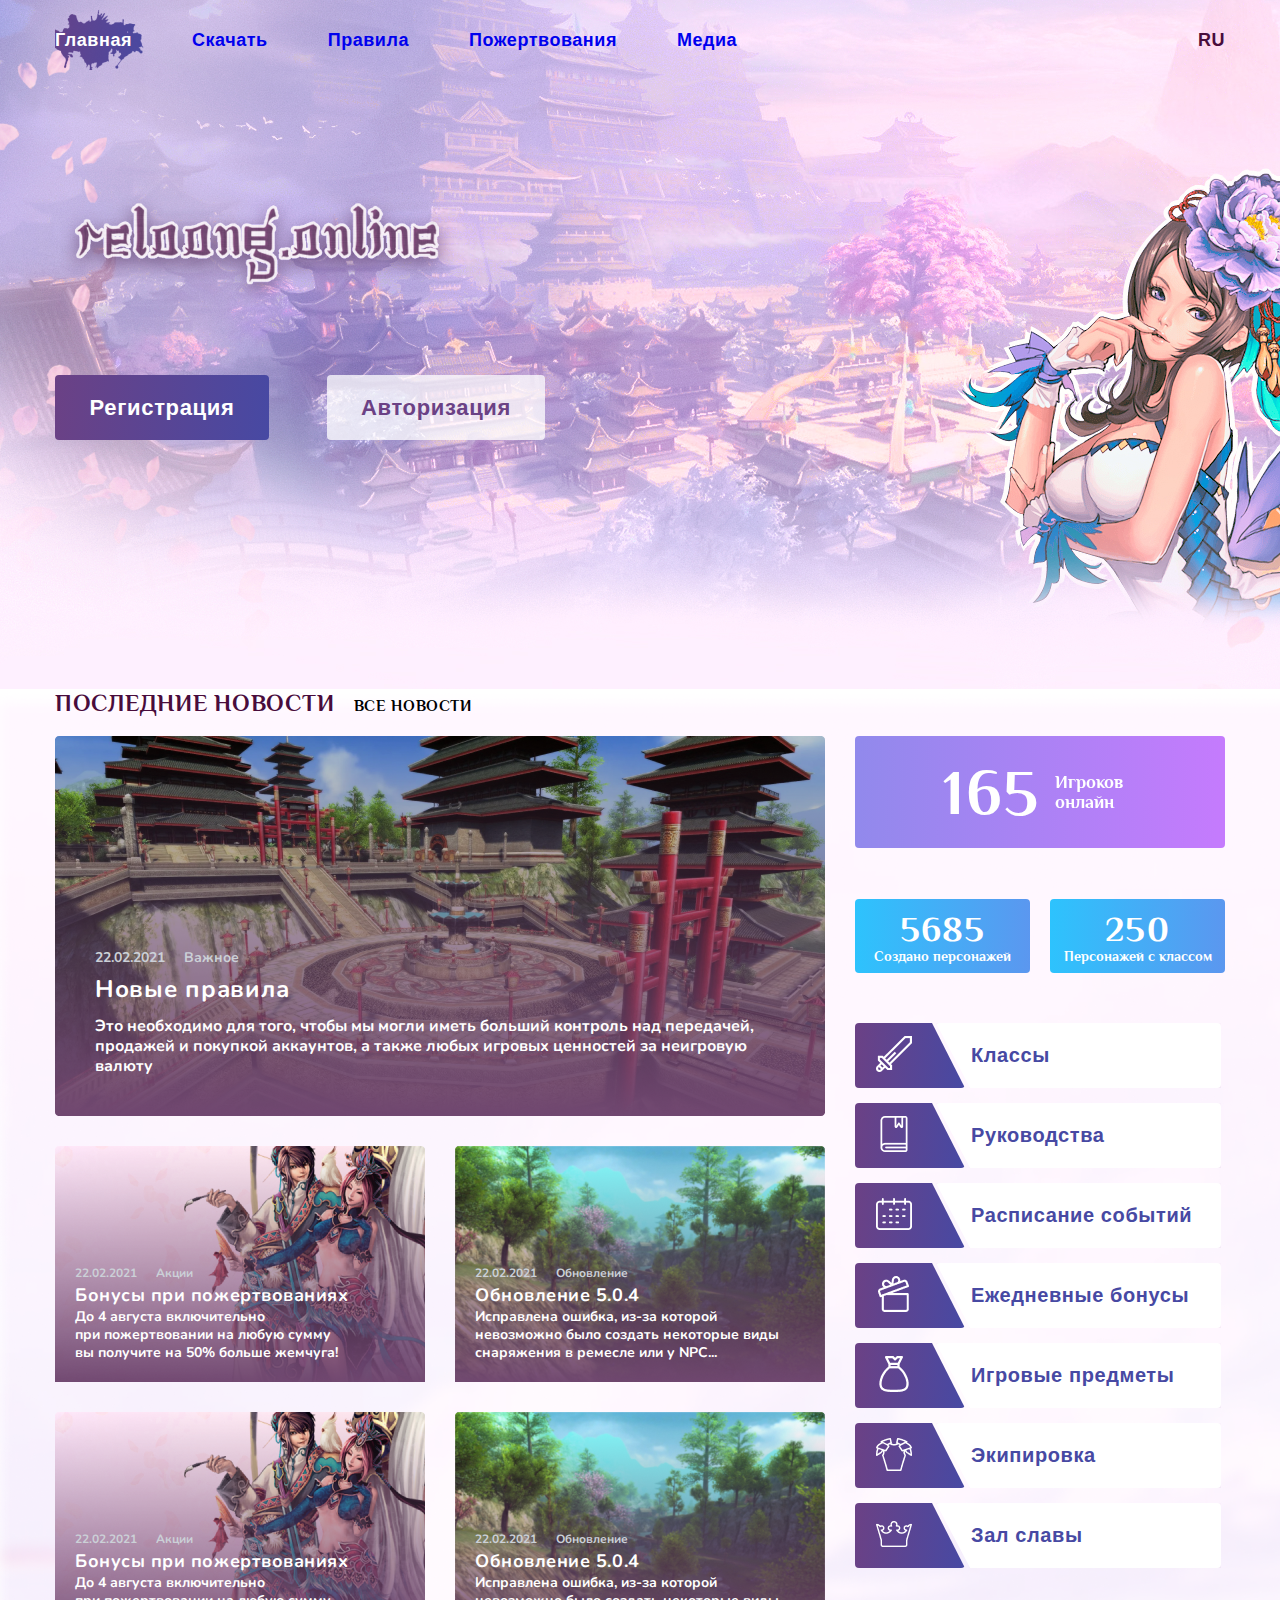
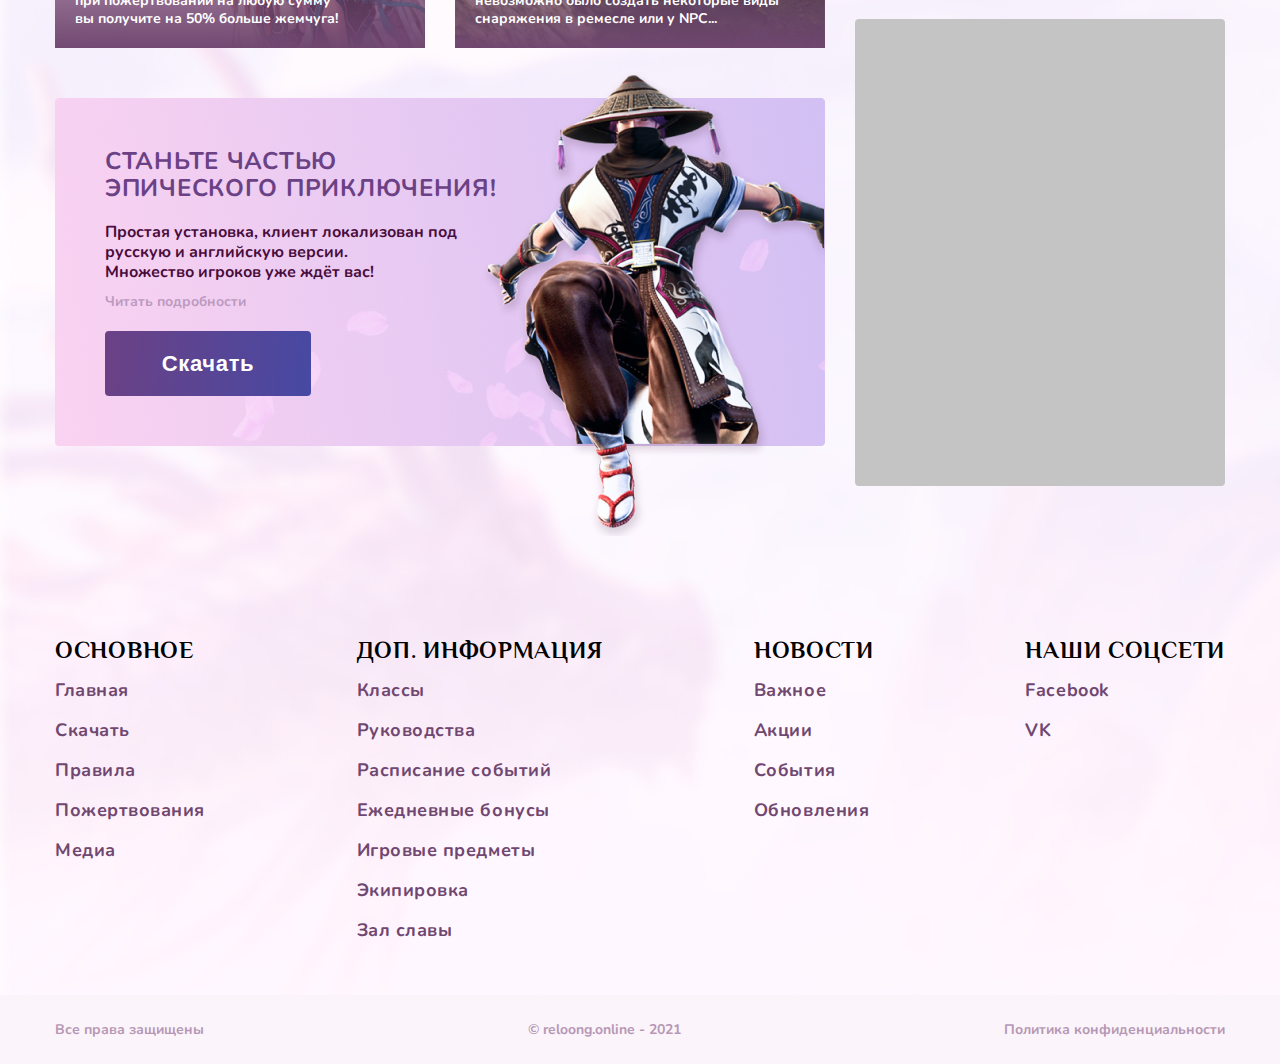
<file: index.html>
<!DOCTYPE html>
<html lang="en">

<head>
    <meta charset="UTF-8">
    <meta http-equiv="X-UA-Compatible" content="IE=edge">
    <meta name="viewport" content="width=device-width, initial-scale=1.0">
    <title>reloong.online</title>
    <link rel="stylesheet" href="css/main.css">
    <link rel="preconnect" href="https://fonts.googleapis.com">
    <link rel="preconnect" href="https://fonts.gstatic.com" crossorigin>
    <link href="https://fonts.googleapis.com/css2?family=Nunito:wght@700&family=Philosopher:wght@700&display=swap"
        rel="stylesheet">
</head>

<body>
    <div class="wrapper">
        <div class="top">
            <div class="header">
                <div class="container">
                    <div class="nav">
                        <ul class="list__nav__header">
                            <li class="liss__list__nav__header liss1nav__header">

                                <a href="#"
                                    class="link__liss__list__nav__header link__liss__list__nav__header1">Главная</a>
                            </li>
                            <li class="liss__list__nav__header">
                                <a href="#" class="link__liss__list__nav__header">Скачать</a>
                            </li>
                            <li class="liss__list__nav__header">
                                <a href="#" class="link__liss__list__nav__header">Правила</a>
                            </li>
                            <li class="liss__list__nav__header">
                                <a href="#" class="link__liss__list__nav__header">Пожертвования</a>
                            </li>
                            <li class="liss__list__nav__header">
                                <a href="#" class="link__liss__list__nav__header">Медиа</a>
                            </li>
                        </ul>
                        <span class="reg__nav__header">RU</span>
                    </div>

                    <img src="img/Name.png" alt="logo" class="logo__header">

                    <div class="btn__containert__header">
                        <button class="btn__reg__header">Регистрация</button>
                        <button class="btn__door__header">Авторизация</button>
                    </div>
                </div>
            </div>


            <div class="section__all">
                <div class="container container_sall">

                    <a class="text1__left__section__all">Последние новости</a>
                    <a class="text2__left__section__all">все новости</a>
                    <div class="container__section__all">
                        <div class="container__section__all">
                            <div class="left_SALL">
                                <div class="main_card__left_SALL card1">
                                    <span class="main__date__card">22.02.2021</span>
                                    <span class="main__theme__card">Важное</span>
                                    <h4 class="main__title__card">Новые правила</h4>
                                    <p class="main__text__card">
                                        Это необходимо для того, чтобы мы могли иметь больший контроль
                                        над передачей, продажей и покупкой аккаунтов, а также любых игровых
                                        ценностей за неигровую валюту
                                    </p>

                                </div>

                                <div class="minor_card card_nature__left_SALL card2">
                                    <span class="date__card">22.02.2021</span>
                                    <span class="theme__card">Обновление</span>
                                    <h4 class="title__card">Обновление 5.0.4</h4>
                                    <p class="text__card">
                                        Исправлена ошибка, из-за которой невозможно было создать некоторые виды
                                        снаряжения в ремесле или у NPC...
                                    </p>

                                </div>
                                <div class="minor_card card_couple__left_SALL card3">
                                    <span class="date__card">22.02.2021</span>
                                    <span class="theme__card">Акции</span>
                                    <h4 class="title__card">Бонусы при пожертвованиях</h4>
                                    <p class="text__card">
                                        До 4 августа включительно при пожертвовании на любую сумму
                                        вы получите на 50% больше жемчуга!
                                    </p>

                                </div>
                                <div class="minor_card card_nature__left_SALL card4">
                                    <span class="date__card">22.02.2021</span>
                                    <span class="theme__card">Обновление</span>
                                    <h4 class="title__card">Обновление 5.0.4</h4>
                                    <p class="text__card">Исправлена ошибка, из-за которой невозможно было создать
                                        некоторые виды снаряжения в ремесле или у NPC...</p>

                                </div>
                                <div class=" minor_card card_couple__left_SALL card5">
                                    <span class="date__card">22.02.2021</span>
                                    <span class="theme__card">Акции</span>
                                    <h4 class="title__card">Бонусы при пожертвованиях</h4>
                                    <p class="text__card">
                                        До 4 августа включительно при пожертвовании на любую сумму
                                        вы получите на 50% больше жемчуга!
                                    </p>

                                </div>
                                <div class="ninja__left_SALL">

                                    <div class="card__ninja">
                                        <h2 class="title__ninja">
                                            Станьте частью эпического приключения!
                                        </h2>
                                        <p class="text__ninja">
                                            Простая установка, клиент локализован
                                            под русскую и английскую версии. Множество игроков уже ждёт вас!
                                        </p>
                                        <a href="#" class="link__ninja">
                                            Читать подробности
                                        </a>
                                        <button class="btn__ninja">
                                            Скачать
                                        </button>


                                    </div>

                                </div>

                            </div>


                            <div class="right__section__all">

                                <div class="card1__right__section__all">
                                    <div class="info_card1">
                                        <span class="number_card1">165</span>
                                        <span class="text_card1">Игроков онлайн</span>
                                    </div>



                                </div>
                                <div class="card2__right__section__all">
                                    <div class="info_card2_3">
                                        <span class="number_card2_3">5685</span>
                                        <span class="text_card2_3">Создано персонажей</span>
                                    </div>

                                </div>
                                <div class="card3__right__section__all">
                                    <div class="info_card2_3">
                                        <span class="number_card2_3">250</span>
                                        <span class="text_card2_3">Персонажей с классом</span>
                                    </div>

                                </div>
                                <div class="card4__right__section__all">
                                    <div class="EventsTable">
                                        <div class="CatalogET">
                                            <button class="btnIcon__CatalogET btnIconSword">
                                                <img src="img/icon_list/white/sword.png" alt="sword"
                                                    class="img__Catalog__EventsTable">
                                            </button>
                                            <button class="btnText__CatalogET btnTextSword">Классы</button>
                                        </div>

                                        <div class="CatalogET">
                                            <button class="btnIcon__CatalogET">
                                                <img src="img/icon_list/white/book.png" alt="book"
                                                    class="img__Catalog__EventsTable">
                                            </button>
                                            <button class="btnText__CatalogET">Руководства</button>
                                        </div class="CatalogET">

                                        <div class="CatalogET">
                                            <button class="btnIcon__CatalogET">
                                                <img src="img/icon_list/white/calendar.png" alt="calendar"
                                                    class="img__Catalog__EventsTable">
                                            </button>
                                            <button class="btnText__CatalogET">Расписание событий</button>
                                        </div class="CatalogET">

                                        <div class="CatalogET">
                                            <button class="btnIcon__CatalogET">
                                                <img src="img/icon_list/white/present.png" alt="present"
                                                    class="img__Catalog__EventsTable">
                                            </button>
                                            <button class="btnText__CatalogET">Ежедневные бонусы</button>
                                        </div>

                                        <div class="CatalogET">
                                            <button class="btnIcon__CatalogET">
                                                <img src="img/icon_list/white/bag.png" alt="bag"
                                                    class="img__Catalog__EventsTable">
                                            </button>
                                            <button class="btnText__CatalogET">Игровые предметы</button>
                                        </div class="CatalogET">

                                        <div class="CatalogET">
                                            <button class="btnIcon__CatalogET">
                                                <img src="img/icon_list/white/armor.png" alt="armor"
                                                    class="img__Catalog__EventsTable">
                                            </button>
                                            <button class="btnText__CatalogET">Экипировка</button>
                                        </div>

                                        <div class="CatalogET">
                                            <button class="btnIcon__CatalogET">
                                                <img src="img/icon_list/white/crown.png" alt="crown"
                                                    class="img__Catalog__EventsTable">
                                            </button>
                                            <button class="btnText__CatalogET">Зал славы</button>
                                        </div>


                                    </div>

                                </div>
                                <div class="card5__right__section__all">

                                </div>


                            </div>

                        </div>
















                    </div>


                        <div class="container">
                            <div class="navigation">
                                <div class="main_navigation">
                                    <h2 class="title_navigation">Основное</h2>
                                    <ul class="list_navigation">
                                        <li class="field_navigation">Главная</li>
                                        <li class="field_navigation">Скачать</li>
                                        <li class="field_navigation">Правила</li>
                                        <li class="field_navigation">Пожертвования</li>
                                        <li class="field_navigation">Медиа</li>
                    
                    
                                    </ul>
                                </div>
                                <div class="info_navigation">
                                    <h2 class="title_navigation">доп. информация</h2>
                                    <ul class="list_navigation">
                                        <li class="field_navigation">Классы</li>
                    
                                        <li class="field_navigation">Руководства</li>
                                        <li class="field_navigation">Расписание событий</li>
                                        <li class="field_navigation">Ежедневные бонусы</li>
                                        <li class="field_navigation">Игровые предметы</li>
                                        <li class="field_navigation">Экипировка</li>
                                        <li class="field_navigation">Зал славы</li>
                    
                                    </ul>
                                </div>
                                <div class="news_navigation">
                                    <h2 class="title_navigation">Новости</h2>
                                    <ul class="list_navigation">
                                        <li class="field_navigation">Важное</li>
                                        <li class="field_navigation">Акции</li>
                                        <li class="field_navigation">События</li>
                                        <li class="field_navigation">Обновления</li>
                    
                    
                                    </ul>
                                </div>
                                <div class="socialnetwork_navigation">
                                    <h2 class="title_navigation">Наши соцсети</h2>
                                    <ul class="list_navigation">
                                        <li class="field_navigation">Facebook</li>
                                        <li class="field_navigation">VK</li>
                                    </ul>
                                </div>
                            </div>



                        </div>




                    
                </div>





            </div>


            <div class="footer">
                <div class="container container_footer">
                    <ul class="list_footer">
                        <li class="lis_footer">Все права защищены</li>
                        <li class="lis_footer">© reloong.online - 2021</li>
                        <li class="lis_footer">Политика конфиденциальности</li>

                    </ul>

                </div>

            </div>

        </div>

</body>

</html>
</file>
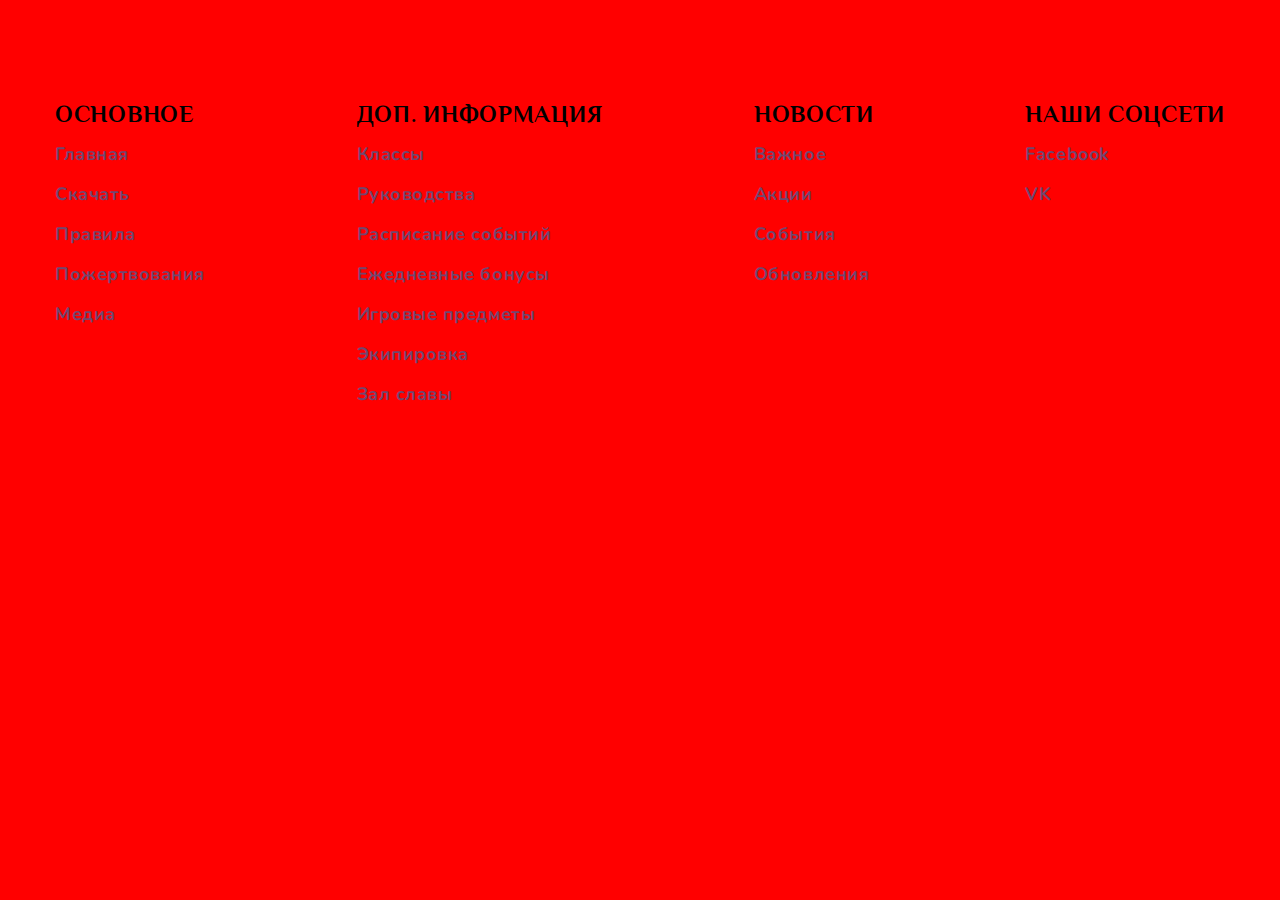
<file: test.html>
<!DOCTYPE html>
<html lang="en">

<head>
    <meta charset="UTF-8">
    <meta http-equiv="X-UA-Compatible" content="IE=edge">
    <meta name="viewport" content="width=device-width, initial-scale=1.0">
    <title>Document</title>
    <link rel="stylesheet" href="test.css">
    <link rel="preconnect" href="https://fonts.googleapis.com">
    <link rel="preconnect" href="https://fonts.gstatic.com" crossorigin>
    <link href="https://fonts.googleapis.com/css2?family=Nunito:wght@700&family=Philosopher:wght@700&display=swap"
        rel="stylesheet">
</head>


<body>


    <div class="container">
        <div class="navigation">
            <div class="main_navigation">
                <h2 class="title_navigation">Основное</h2>
                <ul class="list_navigation">
                    <li class="field_navigation">Главная</li>
                    <li class="field_navigation">Скачать</li>
                    <li class="field_navigation">Правила</li>
                    <li class="field_navigation">Пожертвования</li>
                    <li class="field_navigation">Медиа</li>


                </ul>
            </div>
            <div class="info_navigation">
                <h2 class="title_navigation">доп. информация</h2>
                <ul class="list_navigation">
                    <li class="field_navigation">Классы</li>

                    <li class="field_navigation">Руководства</li>
                    <li class="field_navigation">Расписание событий</li>
                    <li class="field_navigation">Ежедневные бонусы</li>
                    <li class="field_navigation">Игровые предметы</li>
                    <li class="field_navigation">Экипировка</li>
                    <li class="field_navigation">Зал славы</li>

                </ul>
            </div>
            <div class="news_navigation">
                <h2 class="title_navigation">Новости</h2>
                <ul class="list_navigation">
                    <li class="field_navigation">Важное</li>
                    <li class="field_navigation">Акции</li>
                    <li class="field_navigation">События</li>
                    <li class="field_navigation">Обновления</li>


                </ul>
            </div>
            <div class="socialnetwork_navigation">
                <h2 class="title_navigation">Наши соцсети</h2>
                <ul class="list_navigation">
                    <li class="field_navigation">Facebook</li>
                    <li class="field_navigation">VK</li>
                </ul>
            </div>
        </div>



</body>

</html>
</file>
<file: css/main.css>
* {
    margin: 0;
    padding: 0;
}

body {
    font-family: sans-serif;
}

/* Прижатие footer к низу */

.wrapper {
    display: flex;
    flex-direction: column;
}

.top {
    flex-grow: 1;
}

/*  Задаем границу контенту */

.container {
    max-width: 1170px;
    margin: 0 auto;
}

/* Верх главной страницы */

.header {
    background-image: url(../img/fon_header.jpg);
    max-height: 689px;
    background-repeat: no-repeat;
    background-size: cover;
}

.nav {
    display: flex;
    justify-content: space-between;
    padding-top: 30px;
    background-image: url(../img/On_hover.png);
    background-repeat: no-repeat;
    background-position-x: -20px;
    padding-bottom: 20px;
}

.list__nav__header {
    display: flex;
    list-style-type: none;
}

.liss__list__nav__header {
    padding-left: 60px;
    font-weight: bold;
    font-size: 18px;
    line-height: 20px;
    letter-spacing: 0.03em;
    color: #490C3C;
}

.liss1nav__header {
    padding-left: 0;
}

/* .logo__nav__header {
    position: relative;
} */

.link__liss__list__nav__header {
    text-decoration: none;
}

.link__liss__list__nav__header1 {
    color: #FFFFFF;
    /* position: absolute; */
    right: 20px;
}

.reg__nav__header {
    font-weight: bold;
    font-size: 18px;
    line-height: 20px;
    letter-spacing: 0.03em;
    color: #490C3C;
}

.logo__header {
    margin-top: 120px;
    height: 121px;
    /* background-image: url(../img/logo_header.svg); */
}

.btn__containert__header {
    padding: 60px 0 250px 0;
    display: flex;
}

.btn__reg__header {
    width: 214px;
    height: 65px;
    background: linear-gradient(95.27deg, #6B4185 0%, #4749A3 100%);
    border-radius: 4px;
    font-weight: bold;
    font-size: 22px;
    line-height: 25px;
    letter-spacing: 0.03em;
    color: #FFFFFF;
    border: #4749A3;
}

.btn__door__header {
    width: 218px;
    height: 65px;
    margin-left: 58px;
    background: rgba(255, 255, 255, 0.75);
    border-radius: 4px;
    font-weight: bold;
    font-size: 22px;
    line-height: 25px;
    letter-spacing: 0.03em;
    color: #6B4185;
    border: rgba(255, 255, 255, 0.75);
}

/* Конец верха главной страницы */

/* Середина главной страницы */

.section__all {
    background: url(../img/BG_fon_sector.png)/* , 
    linear-gradient(86.29deg, #FDD4F1 -7.65%, #D1BFF3 104.16%) */
    ;
}

.container__section__all {
    display: flex;
    margin-top: 10px;
}

.text1__left__section__all {
    font-family: Philosopher;
    font-weight: bold;
    font-size: 24px;
    line-height: 27px;
    letter-spacing: 0.03em;
    text-transform: uppercase;
    color: #490C3C;
}

.text2__left__section__all {
    margin-left: 15px;
    font-family: Philosopher;
    font-weight: bold;
    font-size: 16px;
    line-height: 18px;
    letter-spacing: 0.03em;
    text-transform: uppercase;
}

/* Начало контейнера с карточками */

.left_SALL {
    max-width: 770px;
    display: flex;
    flex-wrap: wrap;
    justify-content: space-between;
    font-family: 'Nunito', sans-serif;
}

.main_card__left_SALL {
    max-height: 380px;
    padding: 210px 40px 40px 40px;
    background-image: url(../img/card/BG1.png);
    order: 0;
}

.main__date__card {
    font-weight: bold;
    font-size: 14px;
    line-height: 19px;
    color: #CBD0D7;
}

.main__theme__card {
    font-weight: bold;
    font-size: 14px;
    line-height: 19px;
    color: #CBD0D7;
    margin-left: 15px;
}

.main__title__card {
    margin-top: 5px;
    font-size: 24px;
    line-height: 33px;
    letter-spacing: 0.03em;
    color: #FFFFFF;
}

.main__text__card {
    margin-top: 10px;
    font-weight: bold;
    font-size: 16px;
    line-height: 20px;
    color: #FFFFFF;
}

.minor_card {
    margin-top: 30px;
    padding: 115px 20px 20px 20px;
    max-width: 370px;
    background: linear-gradient(180deg, rgba(112, 71, 112, 0) 0%, #704770 100%);
}

.date__card {
    font-weight: bold;
    font-size: 12px;
    line-height: 16px;
    color: #CBD0D7;
}

.theme__card {
    margin-left: 15px;
    font-weight: bold;
    font-size: 12px;
    line-height: 16px;
    color: #CBD0D7;
}

.title__card {
    margin-top: 5px 0;
    font-weight: bold;
    font-size: 18px;
    line-height: 25px;
    letter-spacing: 0.03em;
    color: #FFFFFF;
}

.text__card {
    font-weight: bold;
    font-size: 14px;
    line-height: 18px;
    color: #FFFFFF;
    width: 330px;
}

.card2 {
    order: 2;
}

.card3 {
    order: 1;
}

.card4 {
    order: 4;
    margin-left: 30px;
}

.card5 {
    order: 3;
}

.ninja__left_SALL {
    order: 5;
    border-radius: 4px;
    padding: 50px 0 90px 0;
    max-width: 770px;
    background: url(../img/card/PICninja.png)no-repeat 425px 22px, url(../img/card/sakura.png) no-repeat 0 50px, url(../img/card/BG__fonninja.png) no-repeat 0 50px;
}

.card_couple__left_SALL {
    background-image: url(../img/card/BG2.png);
}

.card_nature__left_SALL {
    background-image: url(../img/card/BG3.png);
}

.card__ninja {
    width: 720px;
    display: flex;
    flex-direction: column;
    padding: 50px 0 50px 50px;
    border-radius: 4px;
}

.title__ninja {
    width: 420px;
    font-weight: bold;
    font-size: 24px;
    line-height: 27px;
    letter-spacing: 0.03em;
    text-transform: uppercase;
    color: rgba(107, 65, 133, 1);
}

.text__ninja {
    margin: 20px 0 10px 0;
    width: 400px;
    font-weight: bold;
    font-size: 16px;
    line-height: 20px;
    color: #490C3C;
}

.link__ninja {
    text-decoration: none;
    font-weight: bold;
    font-size: 14px;
    line-height: 19px;
    color: #BC9ABF;
    display: block;
    box-sizing: content-box;
}

.btn__ninja {
    background: linear-gradient(95.27deg, #6B4185 0%, #4749A3 100%);
    border-radius: 4px;
    font-weight: bold;
    font-size: 22px;
    line-height: 30px;
    letter-spacing: 0.03em;
    color: #FFFFFF;
    width: 206px;
    height: 65px;
    border: #4749A3;
    margin-top: 20px;
}

.link__ninja:hover {
    color: #4749A3;
}

.btn__ninja:hover {
    background: linear-gradient(95.27deg, #6B4185 0%, #4749A3 100%);
    box-shadow: 0px 10px 30px rgba(88, 69, 148, 0.75);
}

.link__ninja:active {
    color: #490C3C;
}

.btn__ninja:active {
    background: linear-gradient(95.27deg, #37144D 0%, #1C1E6B 100%);
}

/* Конец контейнера с карточками */

.right__section__all {
    display: flex;
    flex-wrap: wrap;
    justify-content: space-between;
    margin-left: 30px;
}

.card1__right__section__all {
    width: 370px;
    height: 112px;
    background: linear-gradient(91.71deg, rgba(121, 119, 231, 0.85) -7.61%, rgba(193, 99, 255, 0.85) 109.72%);
    backdrop-filter: blur(4px);
    border-radius: 4px;
    display: flex;
    justify-content: center;
}

.info_card1 {
    font-family: Philosopher;
    font-weight: bold;
    color: #FFFFFF;
    align-items: center;
    display: flex;
    justify-content: center;
}

.number_card1 {
    font-size: 64px;
    line-height: 72px;
    letter-spacing: 0.03em;
    text-transform: uppercase;
}

.text_card1 {
    font-size: 18px;
    line-height: 20px;
    width: 82px;
    margin-left: 15px;
}

.card2__right__section__all {
    width: 175px;
    height: 74px;
    background: linear-gradient(91.71deg, rgba(4, 190, 254, 0.85) -7.61%, rgba(68, 129, 235, 0.85) 109.72%);
    border-radius: 4px;
    display: flex;
    justify-content: center;
}

.card3__right__section__all {
    width: 175px;
    height: 74px;
    background: linear-gradient(91.71deg, rgba(4, 190, 254, 0.85) -7.61%, rgba(68, 129, 235, 0.85) 109.72%);
    border-radius: 4px;
    display: flex;
    justify-content: center;
}

.info_card2_3 {
    font-family: Philosopher;
    font-weight: bold;
    color: #FFFFFF;
    align-items: center;
    display: flex;
    flex-direction: column;
    justify-content: center;
}

.number_card2_3 {
    font-size: 36px;
    line-height: 40px;
    letter-spacing: 0.03em;
    text-transform: uppercase;
}

.text_card2_3 {
    font-size: 14px;
    line-height: 14px;
}

.card4__right__section__all {
    width: 370px;
    height: 545px;
}

.CatalogET {
    display: flex;
    font-family: Philosopher;
}

.btnIcon__CatalogET {
    margin-top: 15px;
    clip-path: polygon(0% 0%, 70% 0%, 100% 100%, 0% 100%);
    width: 110px;
    height: 65px;
    background: linear-gradient(95.27deg, #6B4185 0%, #4749A3 100%);
    border-radius: 4px;
    border: #4749A3;
    box-sizing: border-box;
}

.btnIconSword {
    margin-top: 0;
}

.img__Catalog__EventsTable {
    margin-left: -33px;
}

.btnText__CatalogET {
    margin-top: 15px;
    clip-path: polygon(0% 0%, 100% 0%, 100% 100%, 12% 100%);
    width: 285px;
    height: 65px;
    background: #FFFFFF;
    box-shadow: 0px 4px 12px rgba(195, 166, 198, 0.35);
    border-radius: 4px;
    margin-left: -29px;
    border: #FFFFFF;
    font-style: normal;
    font-weight: bold;
    font-size: 20px;
    line-height: 25px;
    letter-spacing: 0.03em;
    box-sizing: border-box;
    color: #4749A3;
    text-align: start;
    padding-left: 35px;
}

.btnTextSword {
    margin-top: 0;
}

.btnIcon__CatalogET:hover {
    background: #FFFFFF;
}

.btnText__CatalogET:hover {
    background: linear-gradient(95.27deg, #6B4185 0%, #4749A3 100%);
    color: #FFFFFF;
}

.btnText__CatalogET:active {
    background: linear-gradient(95.27deg, #37144D 0%, #1C1E6B 100%);
    color: #FFFFFF;
}

.card5__right__section__all {
    width: 370px;
    height: 467px;
    background: #C4C4C4;
    border-radius: 4px;
}

.spisok {
    list-style-type: none;
}

/* Подвал */

.navigation {
    margin-top: 100px;
    display: flex;
    justify-content: space-between;
}

.title_navigation {
    font-family: Philosopher;
    font-weight: bold;
    font-size: 24px;
    line-height: 27px;
    letter-spacing: 0.03em;
    text-transform: uppercase;
}

.list_navigation {
    list-style-type: none;
    margin-top: 10px;
}

.field_navigation {
    margin-top: 15px;
    font-family: Nunito;
    font-weight: bold;
    font-size: 18px;
    line-height: 25px;
    letter-spacing: 0.03em;
    color: #704770;
}

.info_navigation {
    margin-bottom: 52px;
}

.footer {
    background: rgba(245, 228, 243, 0.4);

}
.container_footer {
    padding: 25px 0;
}

.list_footer {
    display: flex;
    justify-content: space-between;
    list-style-type: none;
}

.lis_footer {
    font-family: Nunito;
    font-weight: bold;
    font-size: 14px;
    line-height: 19px;
    color: #B698B5;
}

@media (max-width: 1180px) {
    .right__section__all {
        display: none;
    }



}
</file>
<file: test.css>
* {
    margin: 0;
    padding: 0;
}

body {
    background: red;
    font-family: 'Philosopher', 'Nunito', sans-serif;
    font-family: 'Philosopher', sans-serif;
}

.container {
    max-width: 1170px;
    margin: 0 auto;
}

.navigation {
    margin-top: 100px;
    display: flex;
    justify-content: space-between;
}

.title_navigation {
    font-family: Philosopher;
    font-weight: bold;
    font-size: 24px;
    line-height: 27px;
    letter-spacing: 0.03em;
    text-transform: uppercase;
}

.list_navigation {
    list-style-type: none;
    margin-top: 10px;
}

.field_navigation {
    margin-top: 15px;
    font-family: Nunito;
    font-weight: bold;
    font-size: 18px;
    line-height: 25px;
    letter-spacing: 0.03em;
    color: #704770;
}
</file>
